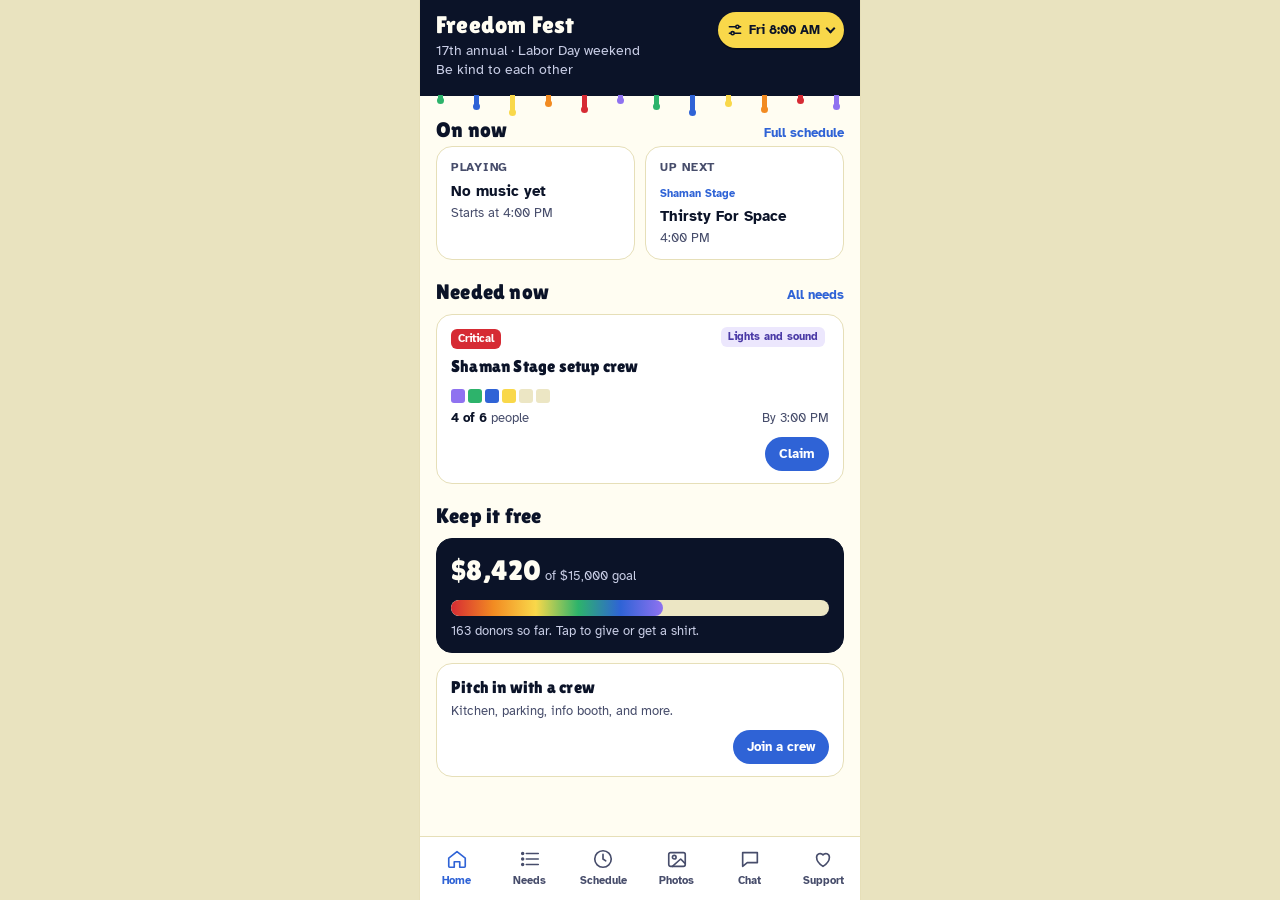
<file: app/index.html>
<!doctype html>
<html lang="en">
<head>
<meta charset="utf-8">
<meta name="viewport" content="width=device-width, initial-scale=1, viewport-fit=cover">
<meta name="robots" content="noindex">
<meta name="theme-color" content="#0B1328">
<meta name="apple-mobile-web-app-capable" content="yes">
<meta name="mobile-web-app-capable" content="yes">
<meta name="apple-mobile-web-app-title" content="Pitch In">
<meta name="apple-mobile-web-app-status-bar-style" content="default">
<title>Pitch In · Freedom Fest</title>
<link rel="manifest" href="manifest.webmanifest">
<link rel="icon" href="assets/icon-192.png">
<link rel="apple-touch-icon" href="assets/icon-180.png">
<link rel="preload" href="assets/lilita-one.woff2" as="font" type="font/woff2" crossorigin>
<link rel="stylesheet" href="app.css">
</head>
<body>
<div class="app">
  <main id="main"></main>
  <nav id="tabs" class="tabs" aria-label="Main"></nav>
</div>
<script src="app.js"></script>
</body>
</html>
</file>
<file: app/app.css>
@font-face{font-family:'Lilita One';src:url(assets/lilita-one.woff2) format('woff2');font-display:swap}
@font-face{font-family:'Atkinson Hyperlegible';font-weight:400;src:url(assets/atkinson-400.woff2) format('woff2');font-display:swap}
@font-face{font-family:'Atkinson Hyperlegible';font-weight:400;font-style:italic;src:url(assets/atkinson-400i.woff2) format('woff2');font-display:swap}
@font-face{font-family:'Atkinson Hyperlegible';font-weight:700;src:url(assets/atkinson-700.woff2) format('woff2');font-display:swap}

:root{
  color-scheme:light;
  --ink:#0B1328;--navy:#0B1328;--navy-2:#141D3B;--muted:#474D6B;--paper:#FFFDF2;--butter:#F0E9B2;--line:#E6DFB8;
  --blue:#2F63D6;--violet:#8F72F0;--green:#2DB36B;--red:#D62B34;--yellow:#F9D84A;--orange:#F28B22;
  --tab-h:64px;
}
*{box-sizing:border-box;-webkit-tap-highlight-color:transparent}
html,body{margin:0;background:#E9E3BF}
body{font-family:'Atkinson Hyperlegible',system-ui,sans-serif;color:var(--ink);font-size:15px;line-height:1.4}
button{font:inherit;color:inherit;border:0;background:none;cursor:pointer}
a{color:var(--blue)}
h1,h2,h3{font-family:'Lilita One',system-ui,sans-serif;font-weight:400;margin:0;letter-spacing:.2px}
h1{font-size:30px;line-height:1.1}
h2{font-size:21px;line-height:1.15}
h3{font-size:17px}

.app{max-width:440px;min-height:100dvh;margin:0 auto;background:var(--paper);position:relative;box-shadow:0 0 0 1px var(--line)}
main{padding:calc(env(safe-area-inset-top) + 12px) 16px calc(var(--tab-h) + env(safe-area-inset-bottom) + 24px)}

/* top bar */
.top{display:flex;align-items:center;justify-content:space-between;gap:8px;margin-bottom:12px}
.demo-pill{display:inline-flex;align-items:center;gap:6px;min-height:36px;background:var(--yellow);color:var(--navy);border-radius:999px;padding:0 10px 0 9px;font-size:13px;font-weight:700;white-space:nowrap;box-shadow:0 2px 0 rgba(0,0,0,.35)}
.demo-pill svg{width:16px;height:16px;flex:none;stroke:currentColor;stroke-width:2;fill:var(--yellow);stroke-linecap:round}
.demo-pill .chev{width:7px;height:7px;border-right:2px solid;border-bottom:2px solid;transform:translateY(-2px) rotate(45deg);margin-left:1px}
.demo-pill:active{transform:translateY(1px);box-shadow:0 1px 0 rgba(0,0,0,.35)}
.demo-pill.hint-pulse{animation:pillPulse 1.6s ease-out 3}
@keyframes pillPulse{0%{box-shadow:0 2px 0 rgba(0,0,0,.35),0 0 0 0 rgba(249,216,74,.7)}100%{box-shadow:0 2px 0 rgba(0,0,0,.35),0 0 0 12px rgba(249,216,74,0)}}
@media (prefers-reduced-motion:reduce){.demo-pill.hint-pulse{animation:none}}
.sub{color:var(--muted);font-size:13px;margin:2px 0 0}
.back{text-decoration:none;color:var(--blue);font-weight:700;font-size:14px;padding:4px 0}

/* cards */
.card{background:#fff;border:1.5px solid var(--line);border-radius:16px;padding:12px 14px;margin:10px 0}
.card.dark{background:var(--navy);border-color:var(--navy);color:var(--paper)}
.card.dark .sub{color:#C9CEE6}
.section-h{display:flex;justify-content:space-between;align-items:baseline;margin:20px 0 4px}
.section-h a,.section-h button{text-decoration:none;font-size:13px;font-weight:700;color:var(--blue)}
.tag{display:inline-block;font-size:11px;font-weight:700;border-radius:6px;padding:2px 7px;margin-right:4px}
.tag.critical{background:var(--red);color:#fff}
.tag.soon{background:var(--orange);color:var(--navy)}
.tag.whenever{background:var(--green);color:#fff}
.tag.team{background:#ECE7FD;color:#4A3AA6}
.tag.stage{background:none;padding:0;color:var(--blue)}
.tag.changed{background:var(--yellow);color:var(--navy)}
.tag.now{background:var(--green);color:#fff}

/* buttons */
.btn{text-decoration:none;display:inline-flex;align-items:center;justify-content:center;gap:8px;min-height:46px;padding:0 18px;border-radius:999px;font-weight:700;background:var(--blue);color:#fff}
.btn.block{width:100%}
.btn.ghost{background:#fff;color:var(--navy);border:1.5px solid var(--navy)}
.btn.yellow{background:var(--yellow);color:var(--navy)}
.btn.small{min-height:34px;padding:0 14px;font-size:13px}
.btn[disabled]{opacity:.55}
.chips{display:flex;gap:8px;overflow-x:auto;padding:2px 0 6px;scrollbar-width:none}
.chip{flex:none;border:1.5px solid var(--navy);border-radius:999px;padding:6px 14px;font-weight:700;font-size:13px;background:#fff}
.chip[aria-pressed=true]{background:var(--navy);color:var(--paper)}

/* home */
.now-grid{display:grid;grid-template-columns:1fr 1fr;gap:10px}
.now-grid .card{margin:0}
.now-grid .act{font-weight:700;font-size:15px;line-height:1.2;margin:4px 0}

/* mosaic progress (from the jacket) */
.mosaic{display:flex;gap:3px;margin:10px 0 6px}
.mosaic i{display:block;flex:0 1 14px;min-width:6px;aspect-ratio:1;border-radius:3px;background:#ECE6C4}
.meta{display:flex;justify-content:space-between;font-size:13px;color:var(--muted)}
.meta b{color:var(--ink)}
.need-top{display:flex;justify-content:space-between;align-items:flex-start;gap:8px}
.need-actions{display:flex;justify-content:flex-end;margin-top:10px}

/* thermometer */
.thermo{height:16px;border-radius:999px;background:#ECE6C4;overflow:hidden;margin:10px 0 6px}
.thermo span{transition:width 1.2s cubic-bezier(.2,.8,.2,1);display:block;height:100%;border-radius:999px;background:linear-gradient(90deg,var(--red),var(--orange),var(--yellow),var(--green),var(--blue),var(--violet))}
.raised{font-family:'Lilita One';font-size:28px}

/* schedule */
.set{display:flex;gap:12px;align-items:center}
.set .time{width:62px;flex:none;font-weight:700;font-size:14px}
.set .body{flex:1;min-width:0}
.set .body{text-align:left;padding:0;display:block}
.set .name{display:block;font-weight:700;line-height:1.2;margin-top:2px}
.set .time s{display:block;font-weight:400;font-size:11px;color:var(--muted)}
.set.gone .name,.set.gone .time{text-decoration:line-through;color:var(--muted)}
.bell{width:34px;height:40px;flex:none;font-size:18px}
.bell[aria-pressed=false]{opacity:.55}
.star{width:40px;height:40px;flex:none;font-size:24px;line-height:1;color:#B9B391}
.star[aria-pressed=true]{color:#C8920A}
.set.on{border-color:var(--green);box-shadow:inset 4px 0 0 var(--green)}

/* photos */
.feat{position:relative;display:block;width:100%;padding:0;border-radius:16px;overflow:hidden;margin:10px 0}
.feat img{display:block;width:100%}
.feat .tag{position:absolute;left:10px;top:10px;background:var(--yellow);color:var(--navy)}
.feat .hearts{position:absolute;left:10px;bottom:10px;background:rgba(11,19,40,.8);color:#fff;border-radius:999px;padding:3px 10px;font-size:13px;font-weight:700}
.fab{position:fixed;right:max(16px,calc(50% - 204px));bottom:calc(var(--tab-h) + env(safe-area-inset-bottom) + 16px);width:56px;height:56px;border-radius:50%;background:var(--blue);color:#fff;font-size:30px;box-shadow:0 8px 20px -6px rgba(11,19,40,.5);z-index:5}

/* chat */
.pinned{background:#FFF7CF;border:1.5px solid #EBD56A;border-radius:12px;padding:9px 12px;font-size:14px}
.msg{display:flex;gap:10px;margin:12px 0}
.av{width:34px;height:34px;border-radius:50%;flex:none;display:grid;place-items:center;color:#fff;font-weight:700;font-size:14px}
.msg .who{font-size:12px;font-weight:700;color:var(--muted)}
.bub{background:#fff;border:1.5px solid var(--line);border-radius:4px 14px 14px 14px;padding:8px 11px;max-width:100%}
.msg.me{flex-direction:row-reverse}
.msg.me .bub{background:#E7EEFF;border-color:#C7D5FA;border-radius:14px 4px 14px 14px}
.msg.me .who{text-align:right}
.composer{position:fixed;left:0;right:0;bottom:calc(var(--tab-h) + env(safe-area-inset-bottom));max-width:440px;margin:0 auto;display:flex;gap:8px;padding:10px 12px;background:var(--paper);border-top:1px solid var(--line);z-index:5}
.composer input{flex:1;min-width:0;font:inherit;border:1.5px solid var(--line);border-radius:999px;padding:10px 14px;background:#fff}

/* support */
.sizes{display:flex;flex-wrap:wrap;gap:6px;margin:10px 0}
.sizes .chip{min-width:46px;text-align:center}
.qr{display:grid;grid-template-columns:repeat(11,1fr);width:120px;gap:0;margin:8px auto}
.qr b,.qr i{aspect-ratio:1;display:block}
.qr b{background:var(--navy)}
.pay{display:grid;grid-template-columns:1fr 1fr;gap:10px}

/* crews */
.crew{display:flex;justify-content:space-between;align-items:center;gap:10px}
.crew .sub{margin-top:2px}

/* tab bar */
.tabs{position:fixed;left:0;right:0;bottom:0;max-width:440px;margin:0 auto;height:calc(var(--tab-h) + env(safe-area-inset-bottom));padding-bottom:env(safe-area-inset-bottom);display:grid;grid-template-columns:repeat(6,1fr);background:#fff;border-top:1.5px solid var(--line);z-index:6}
.tabs a{display:flex;flex-direction:column;align-items:center;justify-content:center;gap:3px;text-decoration:none;color:var(--muted);font-size:11px;font-weight:700}
.tabs svg{width:22px;height:22px;stroke:currentColor;fill:none;stroke-width:1.8;stroke-linecap:round;stroke-linejoin:round}
.tabs a[aria-current=page]{color:var(--blue)}

/* sheet + toast */
.scrim{position:fixed;inset:0;background:rgba(11,19,40,.45);z-index:20;display:flex;align-items:flex-end;justify-content:center}
.sheet{width:100%;max-width:440px;max-height:88dvh;overflow-y:auto;background:var(--paper);border-radius:22px 22px 0 0;padding:18px 18px calc(18px + env(safe-area-inset-bottom))}
.sheet .grab{width:40px;height:5px;border-radius:3px;background:#D5CEA6;margin:-6px auto 12px}
.stepper{display:flex;align-items:center;justify-content:center;gap:28px;margin:16px 0}
.stepper button{width:46px;height:46px;border-radius:50%;border:2px solid var(--navy);font-size:24px;font-weight:700}
.stepper output{font-family:'Lilita One';font-size:40px;min-width:50px;text-align:center}
.seg{display:grid;grid-template-columns:repeat(var(--n,3),1fr);border:1.5px solid var(--navy);border-radius:999px;overflow:hidden;margin:8px 0 14px}
.seg button{padding:10px 4px;font-weight:700;font-size:14px}
.seg button[aria-pressed=true]{background:var(--navy);color:var(--paper)}
.toast{position:fixed;left:50%;bottom:calc(var(--tab-h) + env(safe-area-inset-bottom) + 76px);transform:translateX(-50%);background:var(--navy);color:var(--paper);padding:10px 16px;border-radius:12px;font-size:14px;z-index:30;max-width:calc(100% - 32px);box-shadow:0 10px 24px -10px rgba(0,0,0,.5)}
.hint{font-size:12px;color:var(--muted);text-align:center;margin-top:16px}

/* ---------- page header ---------- */
.hdr{position:relative;box-sizing:border-box;height:96px;background:var(--navy);color:var(--paper);margin:-12px -16px 22px;padding:12px 16px 12px;display:flex;align-items:flex-start;gap:12px;z-index:1}
.hdr-text{flex:1;min-width:0}
.hdr h1{color:var(--paper);font-size:24px;line-height:1.1;margin:0;white-space:nowrap;overflow:hidden;text-overflow:ellipsis}
.hdr .sub{color:#C9CEE6;margin:4px 0 0;font-size:14px;line-height:1.35;display:-webkit-box;-webkit-line-clamp:2;-webkit-box-orient:vertical;overflow:hidden}
.hdr .demo-pill{flex:none;margin:0}
.drips{position:absolute;left:0;right:0;top:100%;height:0}
.drips i{position:absolute;top:-1px;width:5px;height:var(--h);background:var(--c);border-radius:0 0 4px 4px}
.drips i:after{content:"";position:absolute;left:-1px;bottom:-3px;width:7px;height:7px;border-radius:50%;background:var(--c)}

/* ---------- deeper prototype ---------- */
.kick{display:block;font-size:12px;font-weight:700;text-transform:uppercase;letter-spacing:.06em;color:var(--muted);margin-bottom:6px}
.center{text-align:center}
.mine{color:var(--green);font-weight:700}
.card.need{cursor:pointer}
.card.need.inline{margin:8px 0 2px;border-radius:12px}
.card.empty{text-align:center;padding:22px 14px}
.day-h{margin:18px 0 0}
.list{padding:4px 14px}
.row{display:flex;gap:12px;align-items:center;padding:10px 0;text-decoration:none;color:inherit;width:100%;text-align:left}
.row + .row{border-top:1px solid var(--line)}
.row b{font-weight:700}
.ico{width:34px;height:34px;flex:none;border-radius:50%;display:grid;place-items:center;background:#E7EEFF;color:var(--blue);font-weight:700}
.ico.star-ico{background:#FFF3C4;color:#C8920A}
.ico.big{width:56px;height:56px;font-size:26px;font-family:'Lilita One';background:var(--blue);color:#fff}
.sub.one{display:block;white-space:nowrap;overflow:hidden;text-overflow:ellipsis;max-width:240px}
.chips.wrap{flex-wrap:wrap;overflow:visible}
.chip.ghosted{border-style:dashed;color:var(--muted);border-color:#B9B391}
.demo-pill.playing{background:var(--paper);color:var(--navy)}
.demo-pill i.pause{width:9px;height:11px;border-left:3px solid var(--red);border-right:3px solid var(--red)}
.tabs a{position:relative}
.tabs .dot{position:absolute;top:10px;left:calc(50% + 8px);width:9px;height:9px;border-radius:50%;background:var(--red);border:2px solid #fff}

/* sheets */
.facts{display:grid;grid-template-columns:auto 1fr;gap:6px 14px;margin:14px 0;font-size:14px}
.facts dt{color:var(--muted);font-weight:700}
.facts dd{margin:0}
.sheet-actions{display:flex;flex-wrap:wrap;gap:8px;margin-top:14px}
.sheet-actions .btn{flex:1 1 140px}
.scrub{width:100%;margin:14px 0 2px;accent-color:var(--blue);height:28px}
.scrub-labels{position:relative;height:16px;font-size:11px;color:var(--muted);margin:0 11px 12px}
.scrub-labels span{position:absolute;transform:translateX(-50%);white-space:nowrap}
.scrub-labels span:first-child{transform:none;margin-left:-11px}
.scrub-labels span:last-child{transform:translateX(-100%);margin-left:11px}
.band-photo{height:150px;border-radius:14px;margin:12px 0 8px;display:flex;align-items:flex-end;padding:10px;color:#fff;font-weight:700;font-size:12px}
.handoff{display:flex;gap:14px;align-items:center;margin:14px 0}
.handoff p{margin:0}

/* forms */
.form{display:grid;gap:10px;margin-top:10px}
.form label,.lbl{display:grid;gap:4px;font-size:13px;font-weight:700;color:var(--muted)}
.lbl{margin-top:12px}
.form input:not([type=checkbox]),.form select,.other input{font:inherit;color:var(--ink);border:1.5px solid var(--line);border-radius:12px;padding:10px 12px;background:#fff;width:100%}
.form .two{display:grid;grid-template-columns:1fr 1fr;gap:10px}
.check{display:flex!important;grid-template-columns:none;align-items:center;gap:8px;font-size:14px!important;color:var(--ink)!important;font-weight:400!important}
.check input{width:20px;height:20px;accent-color:var(--blue)}
.warn{background:#FFF7CF;border:1.5px solid #EBD56A;border-radius:12px;padding:8px 12px;font-size:13px}

/* schedule: stage manager */
.stage-mgr{border-color:var(--violet);box-shadow:inset 4px 0 0 var(--violet)}
.stage-mgr h3{margin-top:8px}
.sm-actions{display:flex;gap:8px;margin:10px 0 6px}
.linkish{color:var(--blue);font-weight:700;font-size:13px;padding:6px 0 0}

/* chat */
.msg-body{min-width:0;flex:1;max-width:85%}
.msg.me .msg-body{display:flex;flex-direction:column;align-items:flex-end}
.attach{width:40px;height:40px;flex:none;border-radius:50%;border:1.5px solid var(--navy);font-size:22px;font-weight:700;line-height:1}

/* support */
.amounts{display:flex;flex-wrap:wrap;gap:8px;margin-bottom:4px}
.amounts .chip{min-width:58px;text-align:center}
.other{display:flex;align-items:center;gap:4px;flex:1 1 90px;font-weight:700}
.other input{padding:6px 10px;border-radius:999px;border-color:var(--navy);min-width:0}
.line{display:flex;justify-content:space-between;align-items:center;gap:10px;padding:10px 0;border-bottom:1px solid var(--line)}
.line.total{border:0;font-size:17px}
.qty{display:flex;align-items:center;gap:10px}
.qty button{width:32px;height:32px;border-radius:50%;border:1.5px solid var(--navy);font-weight:700}
.qty output{min-width:16px;text-align:center;font-weight:700}
.order{cursor:pointer}
.thanks{text-align:center}
.thanks .card{text-align:left}
.heart-mosaic{display:grid;grid-template-columns:repeat(7,14px);gap:4px;justify-content:center;margin:4px 0 10px}
.heart-mosaic i{width:14px;height:14px;border-radius:3px;animation:pop .4s ease-out both}
.heart-mosaic i.off{visibility:hidden}
@keyframes pop{from{transform:scale(0);opacity:0}to{transform:none;opacity:1}}
@media (prefers-reduced-motion:reduce){.thermo span{transition:none}.heart-mosaic i{animation:none}}
.toast.over-sheet{bottom:auto;top:calc(env(safe-area-inset-top) + 12px)}

/* merch */
.product{padding:0;overflow:hidden}
.product > :not(.garment){margin-left:14px;margin-right:14px}
.product > .btn{width:calc(100% - 28px);margin-bottom:14px}
.garment{background:radial-gradient(circle at 50% 40%,#fff 0,var(--bg) 70%);padding:16px 0 8px;display:flex;justify-content:center}
.garment svg{width:200px;height:auto;display:block;transition:transform .25s}
.product:hover .garment svg{transform:scale(1.03)}
.p-head{display:flex;justify-content:space-between;align-items:baseline;margin-top:12px}
.p-head b{font-family:'Lilita One';font-weight:400;font-size:19px}
.swatches{display:flex;flex-wrap:wrap;align-items:center;gap:8px;margin:12px 0 2px}
.sw{width:30px;height:30px;border-radius:50%;background:var(--c);box-shadow:inset 0 0 0 1.5px rgba(0,0,0,.18)}
.sw[aria-checked=true]{box-shadow:0 0 0 2px var(--paper),0 0 0 4px var(--navy)}
.sw-name{font-size:13px;font-weight:700;color:var(--muted);margin-left:4px}
.line-sw{width:16px;height:16px;border-radius:50%;flex:none;background:var(--c);box-shadow:inset 0 0 0 1.5px rgba(0,0,0,.18)}
.line-txt{flex:1;min-width:0}

/* album */
.grid2{display:grid;grid-template-columns:1fr 1fr;gap:8px}
.ph{position:relative;display:block;padding:0;border-radius:12px;overflow:hidden;background:#ECE6C4}
.grid2 .ph{aspect-ratio:1}
.grid2 .ph img{width:100%;height:100%;object-fit:cover;display:block}
.ph .hearts,.feat .hearts{position:absolute;left:8px;bottom:8px;background:rgba(11,19,40,.8);color:#fff;border-radius:999px;padding:3px 10px;font-size:12px;font-weight:700}
.ph .hearts.on{background:var(--red)}
.viewer{position:fixed;inset:0;z-index:40;background:#05080F;display:flex;flex-direction:column}
.v-stage{flex:1;min-height:0;display:flex;align-items:center;justify-content:center;padding:56px 0 0}
.v-stage img{max-width:100%;max-height:100%;object-fit:contain}
.v-close{position:absolute;top:calc(env(safe-area-inset-top) + 10px);right:12px;width:42px;height:42px;border-radius:50%;background:rgba(255,255,255,.14);color:#fff;font-size:28px;line-height:1;z-index:2}
.v-nav{position:absolute;top:50%;transform:translateY(-50%);width:40px;height:56px;border-radius:12px;background:rgba(255,255,255,.12);color:#fff;font-size:34px;line-height:1}
.v-nav.prev{left:8px}.v-nav.next{right:8px}
.v-bar{display:flex;justify-content:space-between;align-items:center;gap:12px;padding:14px 16px calc(14px + env(safe-area-inset-bottom));color:#fff}
.v-bar b{display:block;font-size:14px}
.v-bar span{font-size:12px;color:#C9CEE6}
.v-heart{flex:none;border:1.5px solid rgba(255,255,255,.5);border-radius:999px;padding:8px 16px;color:#fff;font-weight:700}
.v-heart.on{background:var(--red);border-color:var(--red)}

/* stage manager */
.stage-alert{background:#FDE3E1;border:1.5px solid #F2A49D;border-left:5px solid var(--red);border-radius:12px;padding:9px 12px;font-size:14px;margin:4px 0 10px}
.stage-alert.late{background:#FFF7CF;border-color:#EBD56A;border-left-color:var(--orange)}
.st-row{display:grid;grid-template-columns:1fr 1fr;gap:8px;margin:2px 0 10px}
.st-pill{display:flex;flex-direction:column;align-items:flex-start;gap:2px;border:1.5px solid var(--line);border-radius:12px;padding:8px 10px;text-align:left;background:#F4FBF6}
.st-pill span{font-size:11px;font-weight:700;color:var(--muted)}
.st-pill b{font-size:13px;color:var(--green)}
.st-pill b:after{content:" ▾";color:var(--muted)}
.st-pill.late{background:#FFF7CF}.st-pill.late b{color:#9A5B00}
.st-pill.weather,.st-pill.power,.st-pill.medical{background:#FDE3E1}
.st-pill.weather b,.st-pill.power b,.st-pill.medical b{color:var(--red)}
.sm-block{border-top:1px solid var(--line);padding-top:10px;margin-top:10px}
.sm-block h3{margin:0}
.sm-actions{flex-wrap:wrap}
.log{list-style:none;margin:0;padding:0;font-size:13px}
.log li{padding:5px 0;border-bottom:1px dashed var(--line)}
.log li span{color:var(--muted);font-weight:700;margin-right:6px}
.opt-list{display:grid;gap:8px;margin-top:12px}
.opt{border:1.5px solid var(--line);border-radius:12px;padding:12px 14px;text-align:left;font-weight:700;background:#fff}
.opt.on{border-color:var(--navy);background:var(--navy);color:var(--paper)}
.nudges{display:grid;grid-template-columns:repeat(4,1fr);gap:8px;margin:6px 0 8px}
.nudges .chip{text-align:center}
.note-row{display:flex;gap:8px;margin-top:6px}
.note-row input{flex:1;min-width:0;font:inherit;border:1.5px solid var(--line);border-radius:999px;padding:8px 14px;background:#fff}
.crew-only{margin-top:16px;border:1.5px dashed var(--violet);border-radius:14px;padding:12px 14px;background:#F6F3FF}
.crew-only .facts{margin:6px 0 4px}
.set-note{display:block;font-size:12px;color:#9A5B00;margin-top:3px}
.set-note.big{font-size:14px;margin:8px 0 0;background:#FFF7CF;border-radius:10px;padding:8px 10px}
.edit-cue{display:block;font-size:12px;font-weight:700;color:var(--violet);margin-top:3px}
</file>
